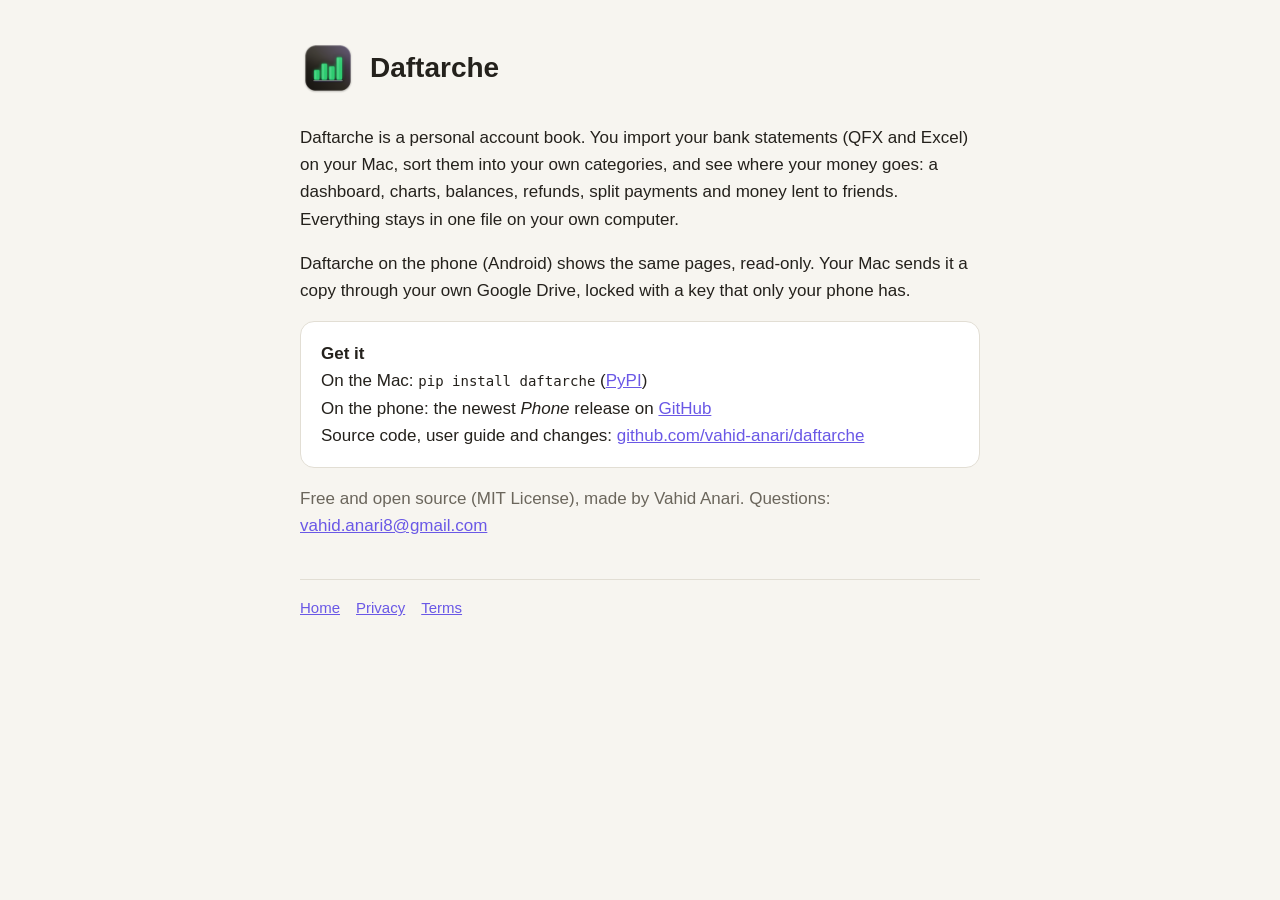
<file: docs/site/index.html>
<!doctype html>
<html lang="en">
<head>
<meta charset="utf-8">
<meta name="viewport" content="width=device-width, initial-scale=1">
<title>Daftarche</title>
<meta name="description" content="Daftarche: personal bookkeeping for your bank statements, on your Mac, with a read-only view on your phone.">
<link rel="icon" href="icon.png">
<link rel="stylesheet" href="style.css">
</head>
<body>
<main>
<header><img src="icon.png" alt=""><h1>Daftarche</h1></header>

<p>Daftarche is a personal account book. You import your bank statements (QFX and Excel) on your Mac,
sort them into your own categories, and see where your money goes: a dashboard, charts, balances,
refunds, split payments and money lent to friends. Everything stays in one file on your own computer.</p>

<p>Daftarche on the phone (Android) shows the same pages, read-only. Your Mac sends it a copy through
your own Google Drive, locked with a key that only your phone has.</p>

<div class="card">
<b>Get it</b><br>
On the Mac: <code>pip install daftarche</code>
(<a href="https://pypi.org/project/daftarche/">PyPI</a>)<br>
On the phone: the newest <i>Phone</i> release on
<a href="https://github.com/vahid-anari/daftarche/releases">GitHub</a><br>
Source code, user guide and changes: <a href="https://github.com/vahid-anari/daftarche">github.com/vahid-anari/daftarche</a>
</div>

<p class="dim">Free and open source (MIT License), made by Vahid Anari.
Questions: <a href="mailto:vahid.anari8@gmail.com">vahid.anari8@gmail.com</a></p>

<nav><a href="./">Home</a><a href="privacy.html">Privacy</a><a href="terms.html">Terms</a></nav>
</main>
</body>
</html>
</file>
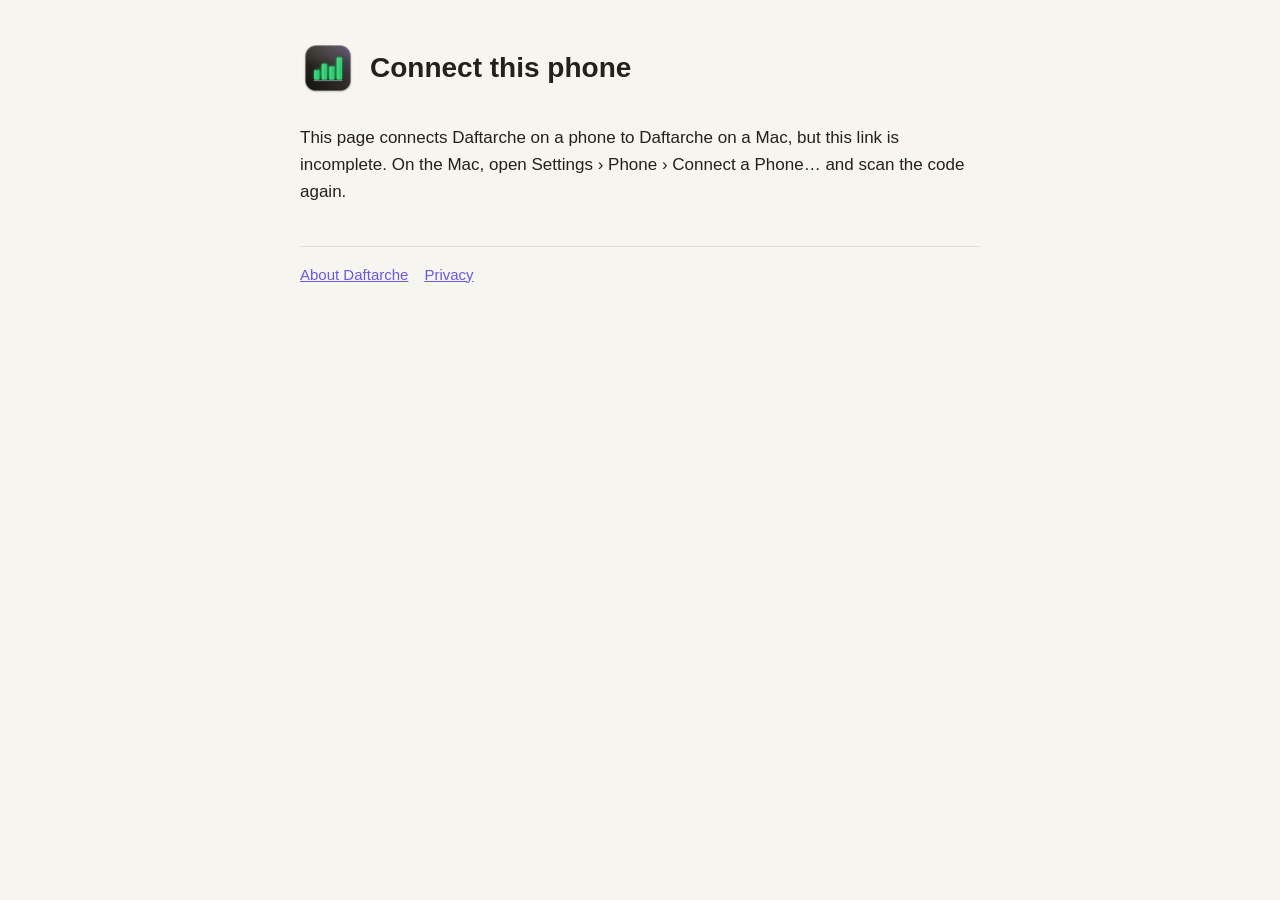
<file: docs/site/pair/index.html>
<!doctype html>
<html lang="en">
<head>
<meta charset="utf-8">
<meta name="viewport" content="width=device-width, initial-scale=1">
<meta name="referrer" content="no-referrer">
<title>Connect Daftarche</title>
<link rel="icon" href="../icon.png">
<link rel="stylesheet" href="../style.css">
</head>
<body>
<main>
<header><img src="../icon.png" alt=""><h1>Connect this phone</h1></header>

<div id="ok" hidden>
  <p>This link connects Daftarche on this phone to Daftarche on your Mac.</p>
  <p><a id="open" class="button" href="#">Open Daftarche</a></p>
  <p class="dim">Nothing happens? Install Daftarche on the phone first: the newest <i>Phone</i> release on
  <a href="https://github.com/vahid-anari/daftarche/releases">GitHub</a>. Then scan the code on the Mac again,
  or copy the link below and paste it on Daftarche's first screen.</p>
  <div class="card"><code id="link"></code><br><br>
  <button id="copy" class="button" type="button">Copy Link</button></div>
  <p class="dim">The link holds this phone's key to your data: don't share it.</p>
</div>

<div id="bad" hidden>
  <p>This page connects Daftarche on a phone to Daftarche on a Mac, but this link is incomplete.
  On the Mac, open Settings › Phone › Connect a Phone… and scan the code again.</p>
</div>

<nav><a href="../">About Daftarche</a><a href="../privacy.html">Privacy</a></nav>
</main>
<script>
// The key is in the part after "#", which browsers never send to any server (GitHub included):
// this page only hands it on to the Daftarche app, on this phone.
(function () {
  var fragment = location.hash.replace(/^#/, "");
  var q = new URLSearchParams(fragment);
  if (q.get("v") !== "1" || !q.get("f") || !q.get("k")) {
    document.getElementById("bad").hidden = false;
    return;
  }
  var app = "daftarche://pair?" + fragment;
  document.getElementById("ok").hidden = false;
  document.getElementById("open").href = app;
  document.getElementById("link").textContent = location.href;
  var whole = location.href;
  document.getElementById("copy").onclick = function () {
    navigator.clipboard.writeText(whole).then(function () {
      document.getElementById("copy").textContent = "Copied";
    });
  };
  location.href = app;  // straight into the app when the browser allows it; else the button
})();
</script>
</body>
</html>
</file>
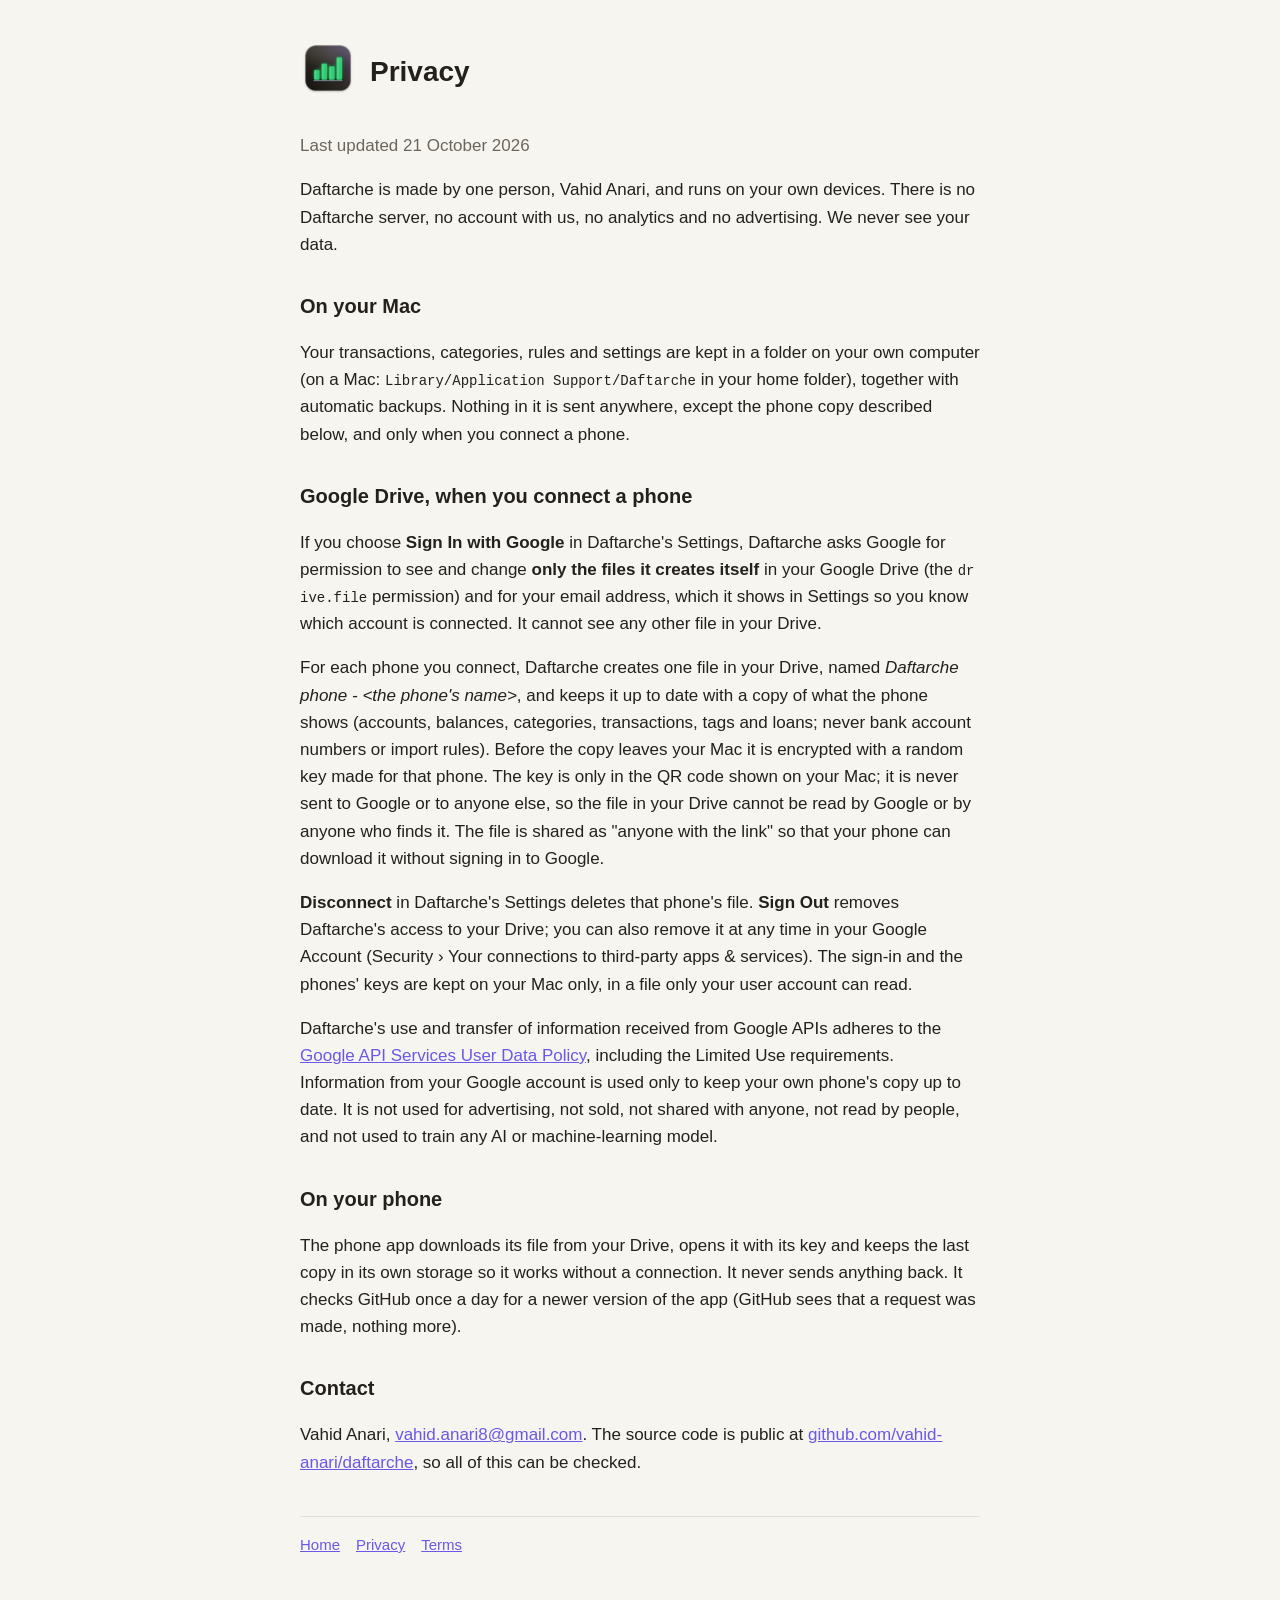
<file: docs/site/privacy.html>
<!doctype html>
<html lang="en">
<head>
<meta charset="utf-8">
<meta name="viewport" content="width=device-width, initial-scale=1">
<title>Daftarche · Privacy</title>
<link rel="icon" href="icon.png">
<link rel="stylesheet" href="style.css">
</head>
<body>
<main>
<header><a href="./"><img src="icon.png" alt=""></a><h1>Privacy</h1></header>
<p class="dim">Last updated 21 October 2026</p>

<p>Daftarche is made by one person, Vahid Anari, and runs on your own devices. There is no Daftarche
server, no account with us, no analytics and no advertising. We never see your data.</p>

<h2>On your Mac</h2>
<p>Your transactions, categories, rules and settings are kept in a folder on your own computer
(on a Mac: <code>Library/Application Support/Daftarche</code> in your home folder), together with
automatic backups. Nothing in it is sent anywhere, except the phone copy described below, and only
when you connect a phone.</p>

<h2>Google Drive, when you connect a phone</h2>
<p>If you choose <b>Sign In with Google</b> in Daftarche's Settings, Daftarche asks Google for
permission to see and change <b>only the files it creates itself</b> in your Google Drive
(the <code>drive.file</code> permission) and for your email address, which it shows in Settings so
you know which account is connected. It cannot see any other file in your Drive.</p>
<p>For each phone you connect, Daftarche creates one file in your Drive, named
<i>Daftarche phone - &lt;the phone's name&gt;</i>, and keeps it up to date with a copy of what the phone
shows (accounts, balances, categories, transactions, tags and loans; never bank account numbers or
import rules). Before the copy leaves your Mac it is encrypted with a random key made for that phone.
The key is only in the QR code shown on your Mac; it is never sent to Google or to anyone else, so the
file in your Drive cannot be read by Google or by anyone who finds it. The file is shared as
"anyone with the link" so that your phone can download it without signing in to Google.</p>
<p><b>Disconnect</b> in Daftarche's Settings deletes that phone's file. <b>Sign Out</b> removes
Daftarche's access to your Drive; you can also remove it at any time in your Google Account
(Security › Your connections to third-party apps &amp; services). The sign-in and the phones' keys are
kept on your Mac only, in a file only your user account can read.</p>
<p>Daftarche's use and transfer of information received from Google APIs adheres to the
<a href="https://developers.google.com/terms/api-services-user-data-policy">Google API Services User
Data Policy</a>, including the Limited Use requirements. Information from your Google account is used
only to keep your own phone's copy up to date. It is not used for advertising, not sold, not shared
with anyone, not read by people, and not used to train any AI or machine-learning model.</p>

<h2>On your phone</h2>
<p>The phone app downloads its file from your Drive, opens it with its key and keeps the last copy in
its own storage so it works without a connection. It never sends anything back. It checks GitHub once
a day for a newer version of the app (GitHub sees that a request was made, nothing more).</p>

<h2>Contact</h2>
<p>Vahid Anari, <a href="mailto:vahid.anari8@gmail.com">vahid.anari8@gmail.com</a>. The source code is
public at <a href="https://github.com/vahid-anari/daftarche">github.com/vahid-anari/daftarche</a>, so
all of this can be checked.</p>

<nav><a href="./">Home</a><a href="privacy.html">Privacy</a><a href="terms.html">Terms</a></nav>
</main>
</body>
</html>
</file>
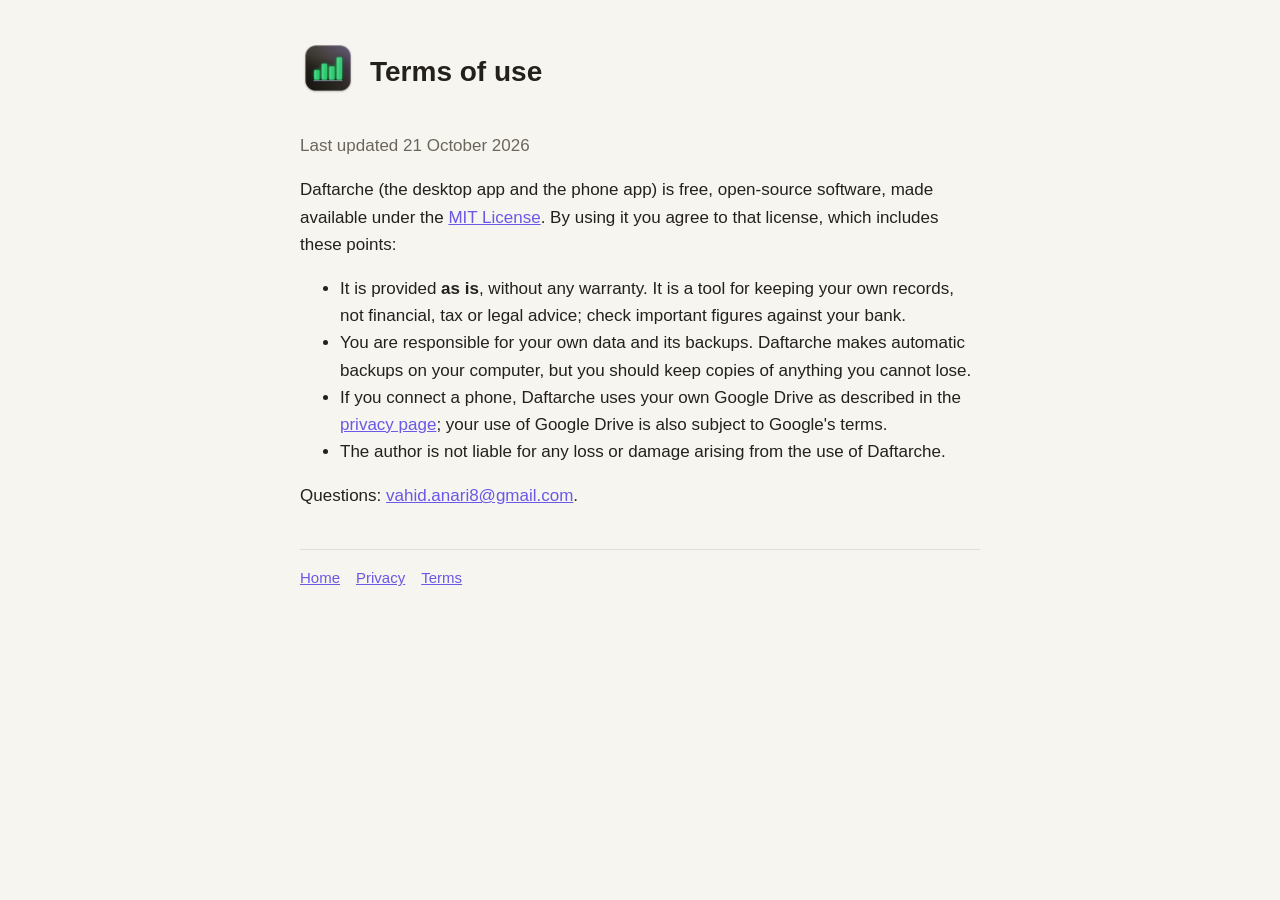
<file: docs/site/terms.html>
<!doctype html>
<html lang="en">
<head>
<meta charset="utf-8">
<meta name="viewport" content="width=device-width, initial-scale=1">
<title>Daftarche · Terms</title>
<link rel="icon" href="icon.png">
<link rel="stylesheet" href="style.css">
</head>
<body>
<main>
<header><a href="./"><img src="icon.png" alt=""></a><h1>Terms of use</h1></header>
<p class="dim">Last updated 21 October 2026</p>

<p>Daftarche (the desktop app and the phone app) is free, open-source software, made available under the
<a href="https://github.com/vahid-anari/daftarche/blob/main/LICENSE">MIT License</a>. By using it you
agree to that license, which includes these points:</p>
<ul>
<li>It is provided <b>as is</b>, without any warranty. It is a tool for keeping your own records, not
financial, tax or legal advice; check important figures against your bank.</li>
<li>You are responsible for your own data and its backups. Daftarche makes automatic backups on your
computer, but you should keep copies of anything you cannot lose.</li>
<li>If you connect a phone, Daftarche uses your own Google Drive as described in the
<a href="privacy.html">privacy page</a>; your use of Google Drive is also subject to Google's terms.</li>
<li>The author is not liable for any loss or damage arising from the use of Daftarche.</li>
</ul>
<p>Questions: <a href="mailto:vahid.anari8@gmail.com">vahid.anari8@gmail.com</a>.</p>

<nav><a href="./">Home</a><a href="privacy.html">Privacy</a><a href="terms.html">Terms</a></nav>
</main>
</body>
</html>
</file>
<file: docs/site/style.css>
:root{--bg:#f7f5f0;--surface:#ffffff;--text:#24211c;--dim:#6b665c;--accent:#6a58e6;--line:#e2ded4}
@media (prefers-color-scheme:dark){:root{--bg:#1e1c18;--surface:#2a2722;--text:#ece6d8;--dim:#a39d90;--accent:#8f80ff;--line:#3a362f}}
*{box-sizing:border-box}
body{margin:0;background:var(--bg);color:var(--text);font:17px/1.6 -apple-system,BlinkMacSystemFont,"Segoe UI",Roboto,Helvetica,Arial,sans-serif}
main{max-width:720px;margin:0 auto;padding:40px 20px 64px}
header{display:flex;align-items:center;gap:14px;margin-bottom:28px}
header img{width:56px;height:56px;border-radius:12px}
header a{color:inherit;text-decoration:none}
h1{font-size:28px;margin:0}
h2{font-size:20px;margin:32px 0 8px}
a{color:var(--accent)}
.dim{color:var(--dim)}
.card{background:var(--surface);border:1px solid var(--line);border-radius:14px;padding:18px 20px;margin:16px 0}
.button{display:inline-block;background:var(--accent);color:#fff;text-decoration:none;font-weight:600;padding:12px 22px;border-radius:24px;border:0;font-size:17px;cursor:pointer}
code{font-size:14px;word-break:break-all}
nav{margin-top:40px;padding-top:16px;border-top:1px solid var(--line);font-size:15px}
nav a{margin-right:16px}
</file>
